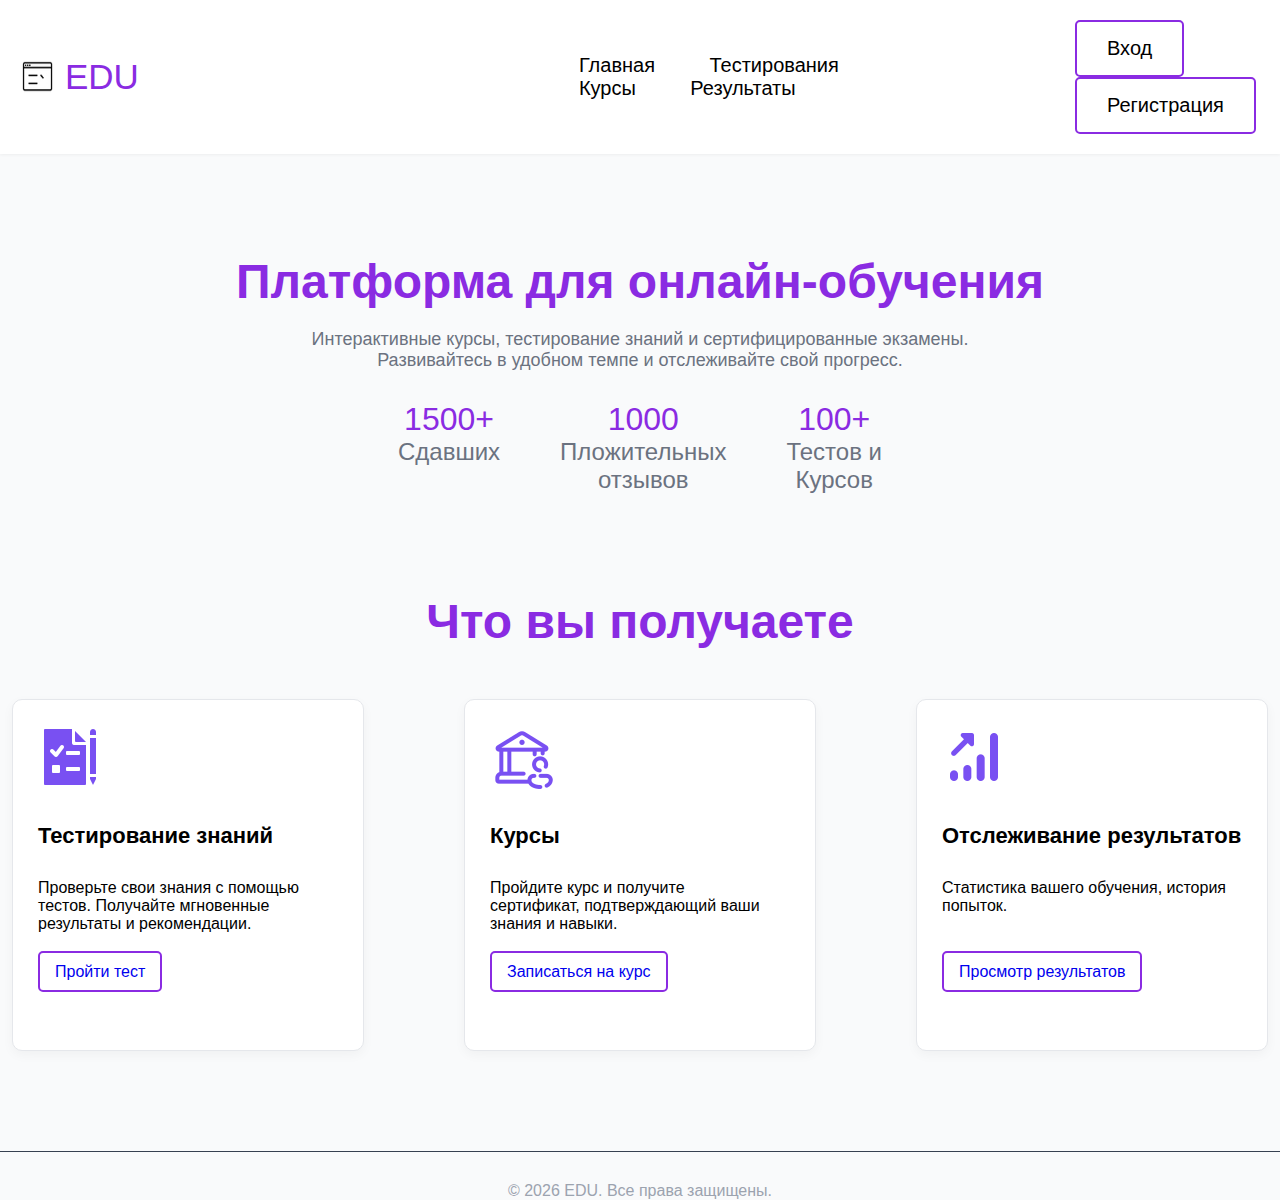
<file: index.html>
<!DOCTYPE html>
<html lang="en">

<head>
    <meta charset="UTF-8">
    <meta name="viewport" content="width=device-width, initial-scale=1.0">
    <link rel="icon" type="image/x-icon" href="img/icons8-тестирование.gif">
    <link rel="stylesheet" href="css/style.css">
    <title>Платформа онлайн тестирования</title>
</head>

<body>
    <header>
        <div class="logo">
            <img class="img" src="img/icons8-тестирование.gif" alt="">
            <a href="index.html">EDU</a>
        </div>
        <div class="navigation">
            <a class="nav1" href="index.html">Главная</a>
            <a class="nav1" href="test.html">Тестирования</a>
            <a class="nav1" href="courses.html">Курсы</a>
            <a class="nav1" href="result.html">Результаты</a>
        </div>
        <div class=" vxodreg">
            <a class="btn" href="vxod.html">Вход</a>
            <a class="btnf" href="reg.html">Регистрация</a>
        </div>
    </header>

    <main>
        <div class="content">
            <h1 class="h1">Платформа для онлайн-обучения</h1>
            <p>Интерактивные курсы, тестирование знаний и сертифицированные экзамены.<br> Развивайтесь в удобном темпе и
                отслеживайте свой прогресс.</p>
        </div>

        <div class="info">
            <div class="inf1">
                <span class="fiol">1500+</span>
                <span class="gray">Сдавших</span>
            </div>
            <div class="inf1">
                <span class="fiol"> 1000</span>
                <span class="gray">Пложительных<br>отзывов</span>
            </div>
            <div class="inf1">
                <span class="fiol">100+</span>
                <span class="gray">Тестов и <br> Курсов</span>
            </div>
        </div>

        <div class="Product">
            <div>
                <h1>Что вы получаете</h1>
            </div>
            <div class="cart">
                <div class="cart1">
                    <div class="top">
                        <img src="img/icons8-обследование-64.png" alt="">
                        <h2>Тестирование знаний</h2>
                        <p>Проверьте свои знания с помощью тестов. Получайте мгновенные результаты и рекомендации.</p>
                        <a class="but" href="test.html">Пройти тест</a>
                    </div>
                </div>
                <div class="cart1">
                    <div class="top">
                        <img src="img/icons8-брокер-64.png" alt="">
                        <h2>Курсы</h2>
                        <p>Пройдите курс и получите <br>сертификат, подтверждающий ваши знания и навыки.</p>
                        <a href="courses.html" class="but">Записаться на курс</a>
                    </div>
                </div>
                <div class="cart1">
                    <div class="top">
                        <img src="img/icons8-положительная-динамика-64.png" alt="">
                        <h2>Отслеживание результатов</h2>
                        <div class="txt">
                            <p class="">Статистика вашего обучения, история попыток.</p>
                        </div>

                        <a href="result.html" class="but">Просмотр результатов</a>
                    </div>
                </div>
            </div>

        </div>
    </main>
    <footer>
        <div class="copyright">
            &copy; 2026 EDU. Все права защищены.
        </div>
    </footer>
</body>

</html>
</file>
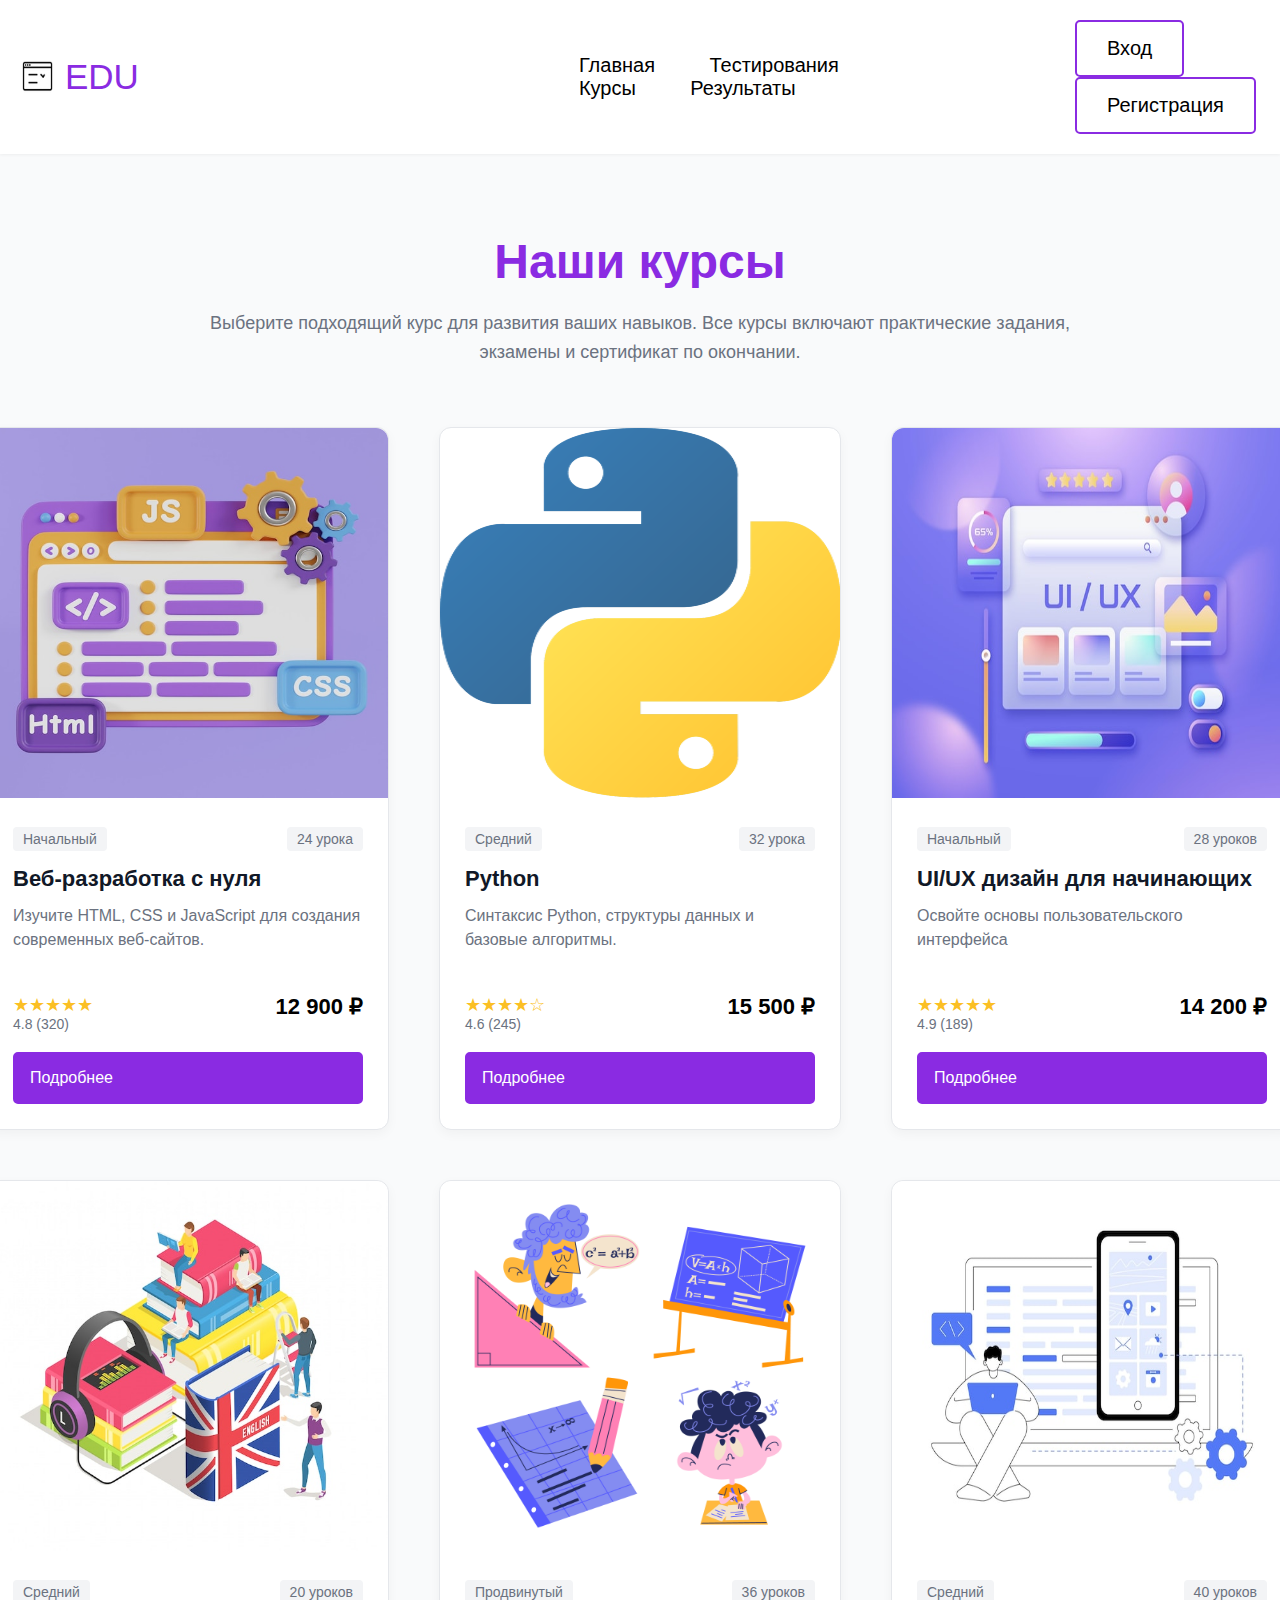
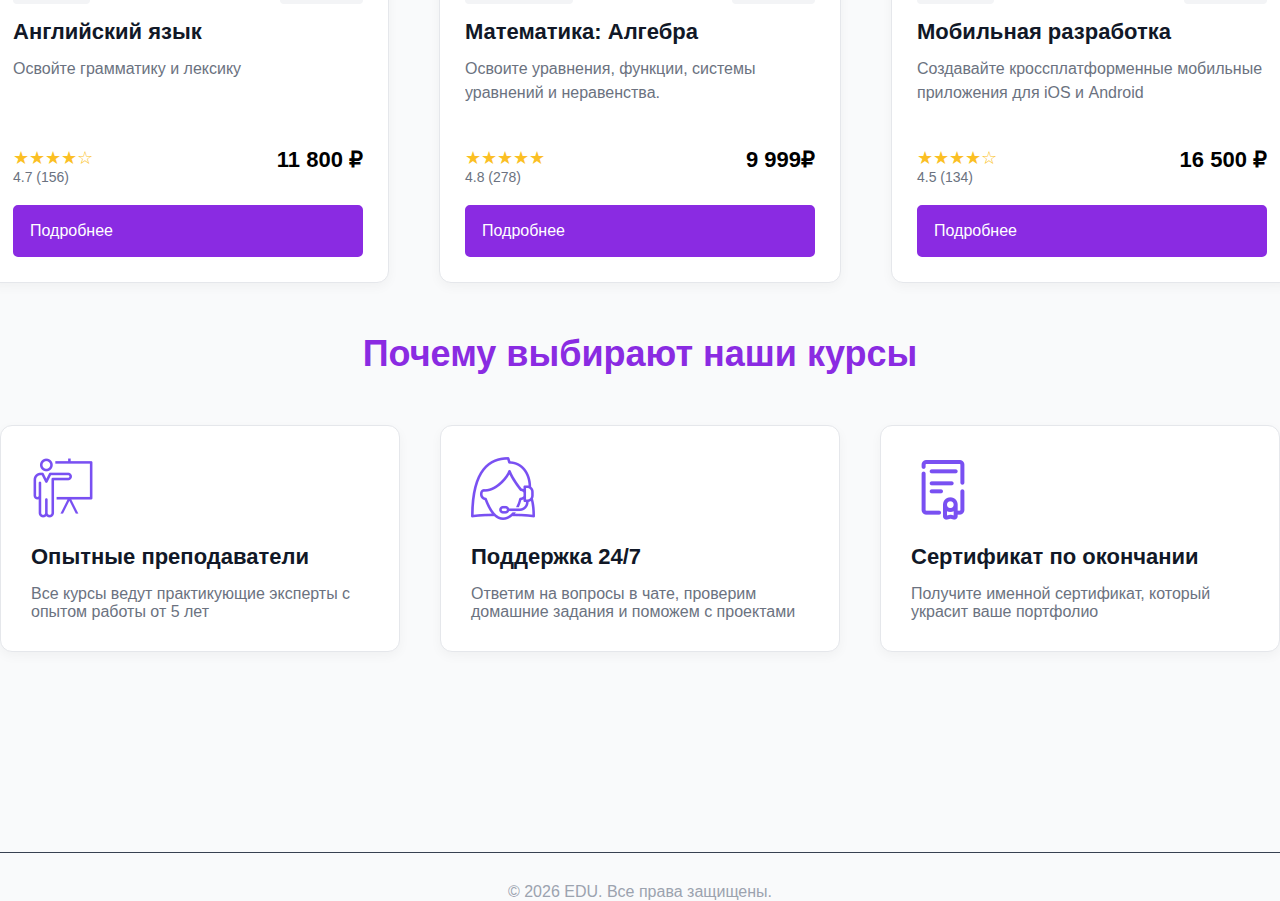
<file: courses.html>
<!DOCTYPE html>
<html lang="en">

<head>
    <meta charset="UTF-8">
    <meta name="viewport" content="width=device-width, initial-scale=1.0">
    <link rel="icon" type="image/x-icon" href="img/icons8-тестирование.gif">
    <link rel="stylesheet" href="css/courses.css">
    <title>Курсы</title>
</head>

<body>
    <header>
        <div class="logo">
            <img class="img" src="img/icons8-тестирование.gif" alt>
            <a href="index.html">EDU</a>
        </div>
        <div class="navigation">
            <a class="nav1" href="index.html">Главная</a>
            <a class="nav1" href="test.html">Тестирования</a>
            <a class="nav1" href="courses.html">Курсы</a>
            <a class="nav1" href="result.html">Результаты</a>
        </div>
        <div class="vxodreg">
            <a class="btn" href="vxod.html">Вход</a>
            <a class="btnf" href="reg.html">Регистрация</a>
        </div>
    </header>

    <main>

        <div class="courses-main">
            <div class="courses-header">
                <h1>Наши курсы</h1>
                <p>Выберите подходящий курс для развития ваших навыков. Все
                    курсы включают практические задания,<br>
                    экзамены
                    и сертификат по окончании.</p>
            </div>
            <div class="courses1">
                <div class="course-card">
                    <div class="course-image">
                        <img src="img/concept-seo-optimization-website-mobile-website-landing-page-template-3d-vector_173691-48.jpg"
                            alt>
                    </div>
                    <div class="course-content">
                        <div class="course-details">
                            <p class="course-level">Начальный</p>
                            <p class="course-less">24 урока</p>
                        </div>
                        <h3 class="course-title">Веб-разработка с нуля</h3>
                        <p class="course-info1">Изучите HTML, CSS и
                            JavaScript для создания современных
                            веб-сайтов.</p>
                        <div class="course-footer">
                            <div class="course-rating">
                                <p class="rating-stars">★★★★★</p>
                                <p class="rating-num">4.8 (320)</p>
                            </div>
                            <div class="course-price">
                                <p class="price">12 900 ₽</p>

                            </div>
                        </div>
                        <a href="#" class="course-btn">Подробнее</a>
                    </div>
                </div>

                <div class="course-card">
                    <div class="course-image">
                        <img src="img/pngegg(1).png" alt="">

                    </div>
                    <div class="course-content">
                        <div class="course-details">
                            <p class="course-level">Средний</p>
                            <p class="course-less">32 урока</p>
                        </div>
                        <h3 class="course-title">Python</h3>
                        <p class="course-info1">Синтаксис Python,
                            структуры данных и базовые алгоритмы.</p>
                        <div class="course-footer">
                            <div class="course-rating">
                                <p class="rating-stars">★★★★☆</p>
                                <p class="rating-num">4.6 (245)</p>
                            </div>
                            <div class="course-price">
                                <p class="price">15 500 ₽</p>
                            </div>
                        </div>
                        <a href="#" class="course-btn">Подробнее</a>
                    </div>
                </div>

                <div class="course-card">
                    <div class="course-image">
                        <img src="img/flat-design-ui-ux-background_23-2149093996.jpg" alt="">
                    </div>
                    <div class="course-content">
                        <div class="course-details">
                            <p class="course-level">Начальный</p>
                            <p class="course-less">28 уроков</p>
                        </div>
                        <h3 class="course-title">UI/UX дизайн для
                            начинающих</h3>
                        <p class="course-info1">Освойте основы
                            пользовательского интерфейса</p>
                        <div class="course-footer card3">
                            <div class="course-rating">
                                <p class="rating-stars">★★★★★</p>
                                <p class="rating-num">4.9 (189)</p>
                            </div>
                            <div class="course-price">
                                <p class="price">14 200 ₽</p>
                            </div>
                        </div>
                        <a href="#" class="course-btn">Подробнее</a>
                    </div>
                </div>
            </div>

            <div class="courses2">

                <div class="course-card">
                    <div class="course-image">
                        <img src="img/learning-foreign-languages-concept-tiny-people-with-english-dictionary-books_102902-358.jpg"
                            alt="">

                    </div>
                    <div class="course-content">
                        <div class="course-details">
                            <p class="course-level">Средний</p>
                            <p class="course-less">20 уроков</p>
                        </div>
                        <h3 class="course-title">Английский язык</h3>
                        <p class="course-info1"> Освойте грамматику и
                            лексику</p>
                        <div class="course-footer">
                            <div class="course-rating">
                                <p class="rating-stars">★★★★☆</p>
                                <p class="rating-num">4.7 (156)</p>
                            </div>
                            <div class="course-price">
                                <p class=" price">11 800 ₽</p>
                            </div>
                        </div>
                        <a href="#" class="course-btn">Подробнее</a>
                    </div>
                </div>

                <div class="course-card">
                    <div class="course-image">
                        <img src="img/8701775.jpg" alt="">

                    </div>
                    <div class="course-content">
                        <div class="course-details">
                            <p class="course-level">Продвинутый</p>
                            <p class="course-less">36 уроков</p>
                        </div>
                        <h3 class="course-title">Математика: Алгебра</h3>
                        <p class="course-info1">Освоите уравнения, функции,
                            системы уравнений и неравенства.</p>
                        <div class="course-footer">
                            <div class="course-rating">
                                <p class="rating-stars">★★★★★</p>
                                <p class="rating-num">4.8 (278)</p>
                            </div>
                            <div class="course-price">
                                <p class=" price">9 999₽</p>

                            </div>
                        </div>
                        <a href="#" class="course-btn">Подробнее</a>
                    </div>
                </div>

                <div class="course-card">
                    <div class="course-image">
                        <img src="img/native-mobile-app-abstract-concept-vector-illustration-man-with-laptop-smartphone-coding-native-app-it-technology-application-development-optimize-user-experience-abstract-metaphor_107173-45869.jpg"
                            alt="">

                    </div>
                    <div class="course-content">
                        <div class="course-details">
                            <p class="course-level">Средний</p>
                            <p class="course-less">40 уроков</p>
                        </div>
                        <h3 class="course-title">Мобильная разработка</h3>
                        <p class="course-info1">Создавайте
                            кроссплатформенные мобильные приложения для iOS
                            и
                            Android</p>
                        <div class="course-footer">
                            <div class="course-rating">
                                <p class="rating-stars">★★★★☆</p>
                                <p class="rating-num">4.5 (134)</p>
                            </div>
                            <div class="course-price">
                                <p class=" price">16 500 ₽</p>

                            </div>
                        </div>
                        <a href="#" class="course-btn">Подробнее</a>
                    </div>
                </div>

            </div>

            <div class="courses-info">
                <h2>Почему выбирают наши курсы</h2>
                <div class="information">
                    <div class="info-item">
                        <img src="img/icons8-преподаватель-64.png" alt>
                        <h3>Опытные преподаватели</h3>
                        <p>Все курсы ведут практикующие эксперты с опытом
                            работы от 5 лет</p>
                    </div>
                    <div class="info-item">
                        <img src="img/icons8-поддержка-64.png" alt>
                        <h3>Поддержка 24/7</h3>
                        <p>Ответим на вопросы в чате, проверим домашние
                            задания и поможем с проектами</p>
                    </div>
                    <div class="info-item">
                        <img src="img/icons8-сертификат-64.png" alt>
                        <h3>Сертификат по окончании</h3>
                        <p>Получите именной сертификат, который украсит ваше
                            портфолио</p>
                    </div>
                </div>
            </div>
        </div>
    </main>

    <footer>
        <div class="copyright">
            &copy; 2026 EDU. Все права защищены.
        </div>
    </footer>

</body>

</html>
</file>
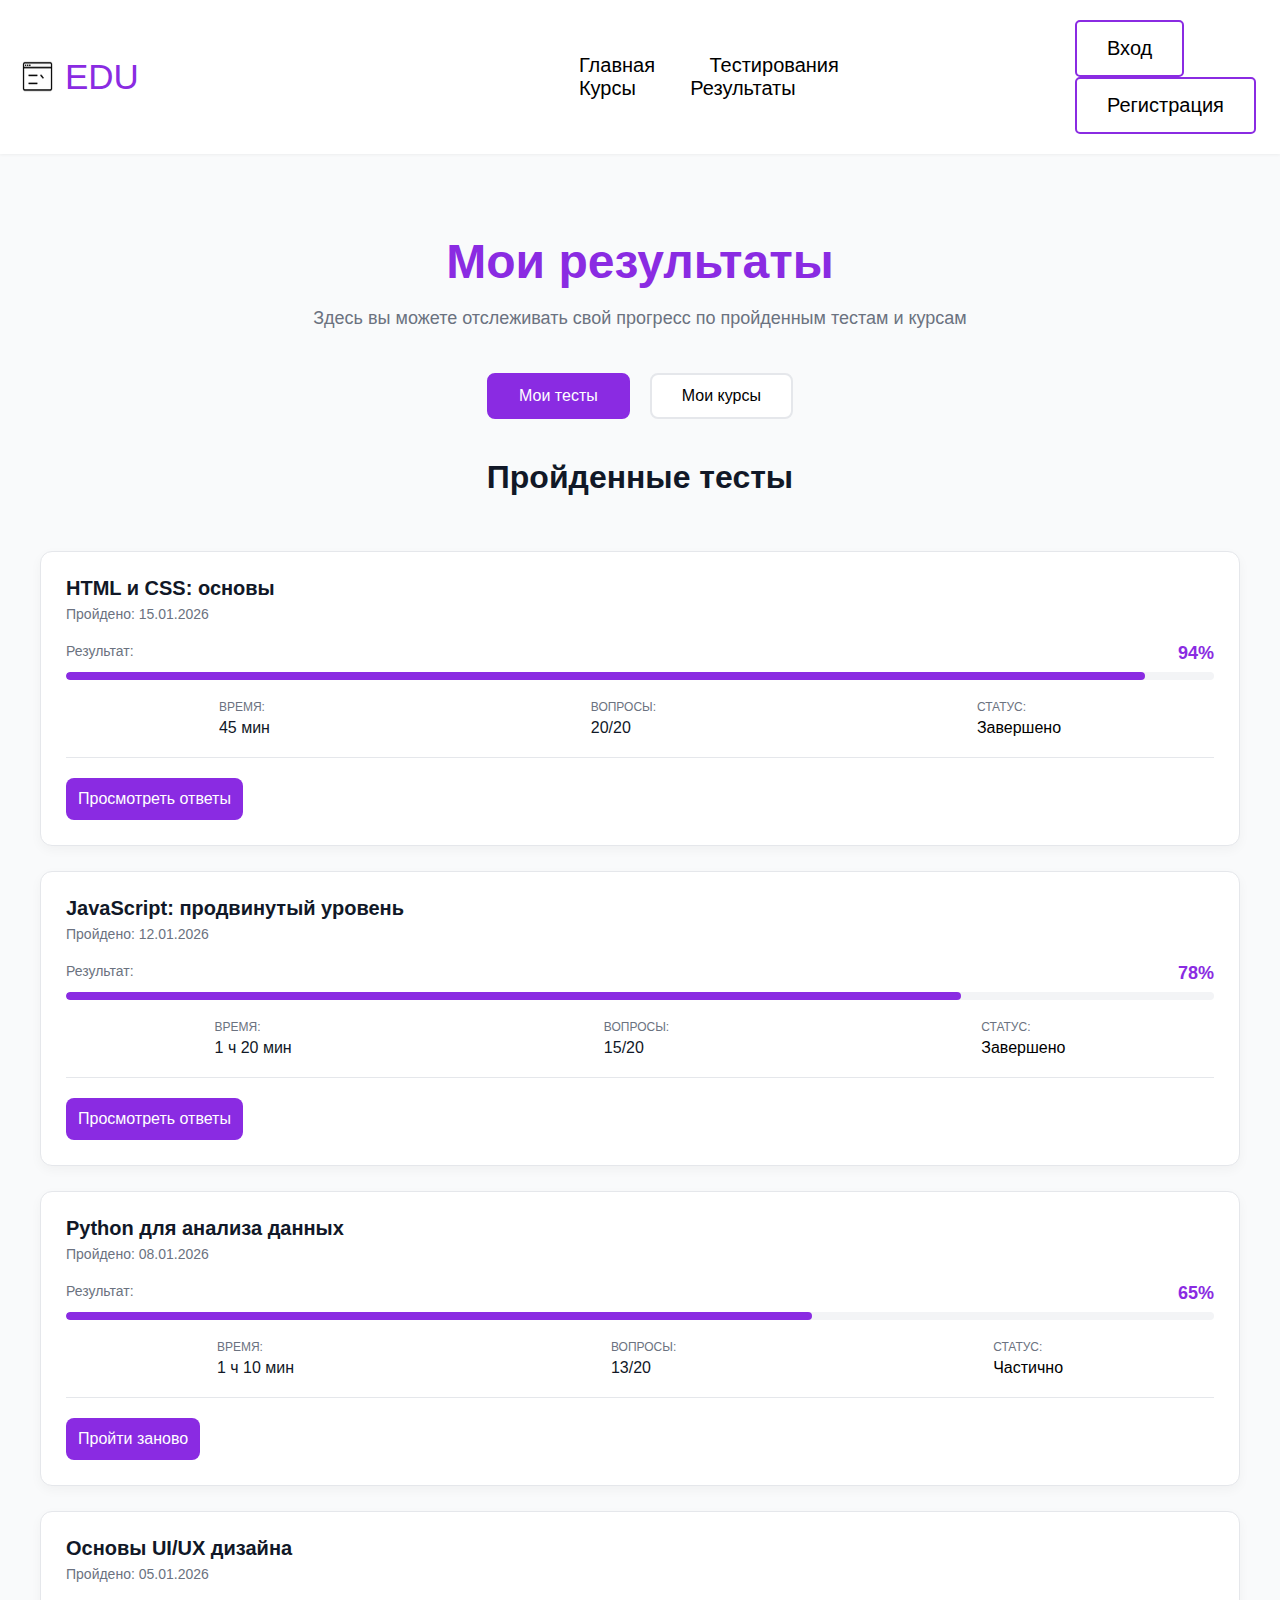
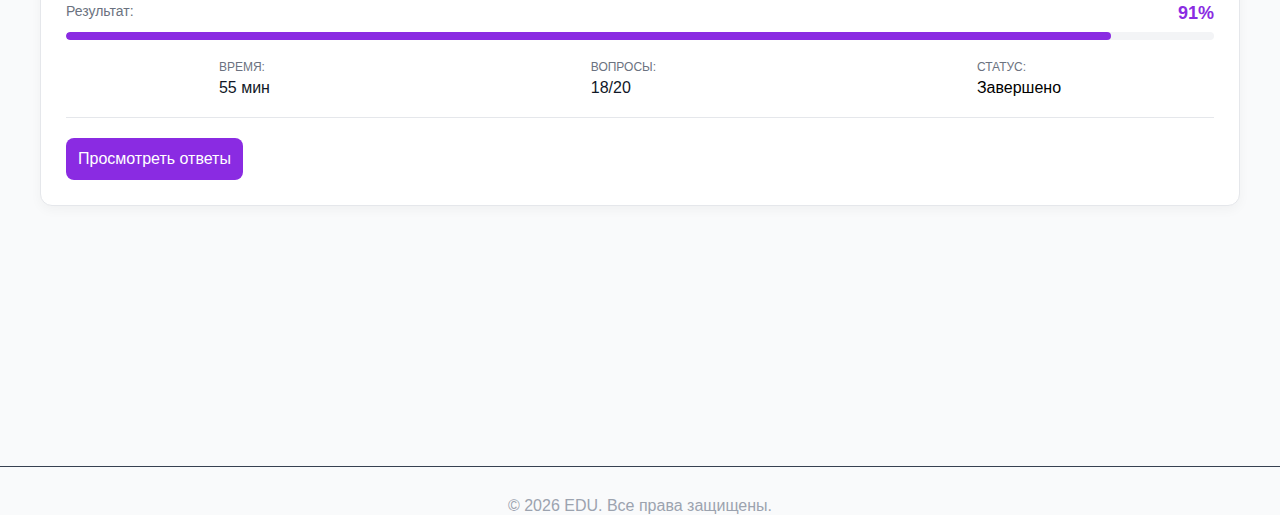
<file: result.html>
<!DOCTYPE html>
<html lang="en">

<head>
    <meta charset="UTF-8">
    <meta name="viewport" content="width=device-width, initial-scale=1.0">
    <link rel="icon" type="image/x-icon" href="img/icons8-тестирование.gif">
    <link rel="stylesheet" href="css/result.css">
    <title>Результаты</title>
</head>

<body>
    <header>
        <div class="logo">
            <img class="img" src="img/icons8-тестирование.gif" alt="">
            <a href="index.html">EDU</a>
        </div>
        <div class="navigation">
            <a class="nav1" href="index.html">Главная</a>
            <a class="nav1" href="test.html">Тестирования</a>
            <a class="nav1" href="courses.html">Курсы</a>
            <a class="nav1" href="result.html">Результаты</a>
        </div>
        <div class=" vxodreg">
            <a class="btn" href="vxod.html">Вход</a>
            <a class="btnf" href="reg.html">Регистрация</a>
        </div>
    </header>

    <main>
        <div class="results-main">
            <div class="results-header">
                <h1>Мои результаты</h1>
                <p>Здесь вы можете отслеживать свой прогресс по пройденным тестам и курсам</p>
            </div>

            <div class="results-tabs">
                <button class="tab-btn-test">Мои тесты</button>
                <button class="tab-btn-courses">Мои курсы</button>
            </div>




            <div class="my-tests">
                <h2 class="title">Пройденные тесты</h2>
                <div class="my-test-card">
                    <div class="test-head">

                        <div>
                            <h3 class="test-title">HTML и CSS: основы</h3>
                            <span class="test-date">Пройдено: 15.01.2026</span>
                        </div>
                    </div>

                    <div class="test-progress">
                        <div class="progress-info">
                            <span class="progress-label">Результат:</span>
                            <span class="progress-value">94%</span>
                        </div>
                        <div class="progress-bar">
                            <div class="progress-fill" style="width: 94%"></div>
                        </div>
                    </div>

                    <div class="test-details">
                        <div class="detail-item">
                            <span class="detail-label">Время:</span>
                            <span class="detail-value">45 мин</span>
                        </div>
                        <div class="detail-item">
                            <span class="detail-label">Вопросы:</span>
                            <span class="detail-value">20/20</span>
                        </div>
                        <div class="detail-item">
                            <span class="detail-label">Статус:</span>
                            <span class=" ">Завершено</span>
                        </div>
                    </div>

                    <button class="test-btn">Просмотреть ответы</button>
                </div>

                <div class="my-test-card">
                    <div class=" test-head">

                        <div>
                            <h3 class="test-title">JavaScript: продвинутый уровень</h3>
                            <span class="test-date">Пройдено: 12.01.2026</span>
                        </div>
                    </div>

                    <div class="test-progress">
                        <div class="progress-info">
                            <span class="progress-label">Результат:</span>
                            <span class="progress-value">78%</span>
                        </div>
                        <div class="progress-bar">
                            <div class="progress-fill" style="width: 78%"></div>
                        </div>
                    </div>

                    <div class="test-details">
                        <div class="detail-item">
                            <span class="detail-label">Время:</span>
                            <span class="detail-value">1 ч 20 мин</span>
                        </div>
                        <div class="detail-item">
                            <span class="detail-label">Вопросы:</span>
                            <span class="detail-value">15/20</span>
                        </div>
                        <div class="detail-item">
                            <span class="detail-label">Статус:</span>
                            <span class=" ">Завершено</span>
                        </div>
                    </div>

                    <button class="test-btn">Просмотреть ответы</button>
                </div>

                <div class="my-test-card">
                    <div class=" test-head">

                        <div>
                            <h3 class="test-title">Python для анализа данных</h3>
                            <span class="test-date">Пройдено: 08.01.2026</span>
                        </div>
                    </div>

                    <div class="test-progress">
                        <div class="progress-info">
                            <span class="progress-label">Результат:</span>
                            <span class="progress-value">65%</span>
                        </div>
                        <div class="progress-bar">
                            <div class="progress-fill" style="width: 65%"></div>
                        </div>
                    </div>

                    <div class="test-details">
                        <div class="detail-item">
                            <span class="detail-label">Время:</span>
                            <span class="detail-value">1 ч 10 мин</span>
                        </div>
                        <div class="detail-item">
                            <span class="detail-label">Вопросы:</span>
                            <span class="detail-value">13/20</span>
                        </div>
                        <div class="detail-item">
                            <span class="detail-label">Статус:</span>
                            <span class="">Частично</span>
                        </div>
                    </div>

                    <button class="test-btn">Пройти заново</button>
                </div>

                <div class="my-test-card">
                    <div class=" test-head">

                        <div>
                            <h3 class="test-title">Основы UI/UX дизайна</h3>
                            <span class="test-date">Пройдено: 05.01.2026</span>
                        </div>
                    </div>

                    <div class="test-progress">
                        <div class="progress-info">
                            <span class="progress-label">Результат:</span>
                            <span class="progress-value">91%</span>
                        </div>
                        <div class="progress-bar">
                            <div class="progress-fill" style="width: 91%"></div>
                        </div>
                    </div>

                    <div class="test-details">
                        <div class="detail-item">
                            <span class="detail-label">Время:</span>
                            <span class="detail-value">55 мин</span>
                        </div>
                        <div class="detail-item">
                            <span class="detail-label">Вопросы:</span>
                            <span class="detail-value">18/20</span>
                        </div>
                        <div class="detail-item">
                            <span class="detail-label">Статус:</span>
                            <span class=" ">Завершено</span>
                        </div>
                    </div>

                    <button class="test-btn">Просмотреть ответы</button>
                </div>
            </div>





            <div class="my-courses">
                <h2 class="title">Мои курсы</h2>
                <div class="my-course-card">
                    <div class=" course-head">

                        <div>
                            <h3 class="course-title">Веб-разработка с нуля</h3>
                            <span class="course-date">Начат: 10.01.2026</span>
                        </div>
                    </div>

                    <div class="course-progress">
                        <div class="progress-info">
                            <span class="progress-label">Прогресс:</span>
                            <span class="progress-value">85%</span>
                        </div>
                        <div class="progress-bar">
                            <div class="progress-fill" style="width: 85%"></div>
                        </div>
                    </div>

                    <div class="course-details">
                        <div class="detail-item">
                            <span class="detail-label">Уроков:</span>
                            <span class="detail-value">20/24</span>
                        </div>
                        <div class="detail-item">
                            <span class="detail-label">Тестов:</span>
                            <span class="detail-value">4/5</span>
                        </div>
                        <div class="detail-item">
                            <span class="detail-label">Статус:</span>
                            <span class="status-badge in-progress">В процессе</span>
                        </div>
                    </div>

                    <div class="course-actions">
                        <button class="course-btn   ">Продолжить</button>
                        <button class="course-btn   ">Материалы</button>
                    </div>
                </div>

                <div class="my-course-card">
                    <div class=" course-head">

                        <div>
                            <h3 class="course-title">Python для анализа данных</h3>
                            <span class="course-date">Начат: 15.01.2026</span>
                        </div>
                    </div>

                    <div class="course-progress">
                        <div class="progress-info">
                            <span class="progress-label">Прогресс:</span>
                            <span class="progress-value">45%</span>
                        </div>
                        <div class="progress-bar">
                            <div class="progress-fill" style="width: 45%"></div>
                        </div>
                    </div>

                    <div class="course-details">
                        <div class="detail-item">
                            <span class="detail-label">Уроков:</span>
                            <span class="detail-value">14/32</span>
                        </div>
                        <div class="detail-item">
                            <span class="detail-label">Тестов:</span>
                            <span class="detail-value">2/6</span>
                        </div>
                        <div class="detail-item">
                            <span class="detail-label">Статус:</span>
                            <span class="status-badge in-progress">В процессе</span>
                        </div>
                    </div>

                    <div class="course-actions">
                        <button class="course-btn   ">Продолжить</button>
                        <button class="course-btn   ">Материалы</button>
                    </div>
                </div>

                <div class="my-course-card">
                    <div class=" course-head">

                        <div>
                            <h3 class="course-title">UI/UX дизайн для начинающих</h3>
                            <span class="course-date">Завершен: 01.01.2026</span>
                        </div>
                    </div>

                    <div class="course-progress">
                        <div class="progress-info">
                            <span class="progress-label">Прогресс:</span>
                            <span class="progress-value">100%</span>
                        </div>
                        <div class="progress-bar">
                            <div class="progress-fill" style="width: 100%"></div>
                        </div>
                    </div>

                    <div class="course-details">
                        <div class="detail-item">
                            <span class="detail-label">Уроков:</span>
                            <span class="detail-value">28/28</span>
                        </div>
                        <div class="detail-item">
                            <span class="detail-label">Тестов:</span>
                            <span class="detail-value">5/5</span>
                        </div>
                        <div class="detail-item">
                            <span class="detail-label">Статус:</span>
                            <span class=" ">Завершен</span>
                        </div>
                    </div>

                    <div class="course-actions">
                        <button class="course-btn   ">Сертификат</button>
                        <button class="course-btn   ">Материалы</button>
                    </div>
                </div>

                <div class="my-course-card">
                    <div class=" course-head">

                        <div>
                            <h3 class="course-title">Математика</h3>
                            <span class="course-date">Начат: 10.01.2026</span>
                        </div>
                    </div>
                    <div class="course-progress">
                        <div class="progress-info">
                            <span class="progress-label">Прогресс:</span>
                            <span class="progress-value">25%</span>
                        </div>
                        <div class="progress-bar">
                            <div class="progress-fill" style="width: 25%"></div>
                        </div>
                    </div>
                    <div class="course-details">
                        <div class="detail-item">
                            <span class="detail-label">Уроков:</span>
                            <span class="detail-value">5/20</span>
                        </div>
                        <div class="detail-item">
                            <span class="detail-label">Тестов:</span>
                            <span class="detail-value">1/4</span>
                        </div>
                        <div class="detail-item">
                            <span class="detail-label">Статус:</span>
                            <span class="status-badge in-progress">В процессе</span>
                        </div>
                    </div>

                    <div class="course-actions">
                        <button class="course-btn   ">Продолжить</button>
                        <button class="course-btn   ">Материалы</button>
                    </div>
                </div>
            </div>

        </div>

        <script src="JS/res.js"></script>
    </main>


    <footer>
        <div class="copyright">
            &copy; 2026 EDU. Все права защищены.
        </div>
    </footer>
</body>

</html>
</file>
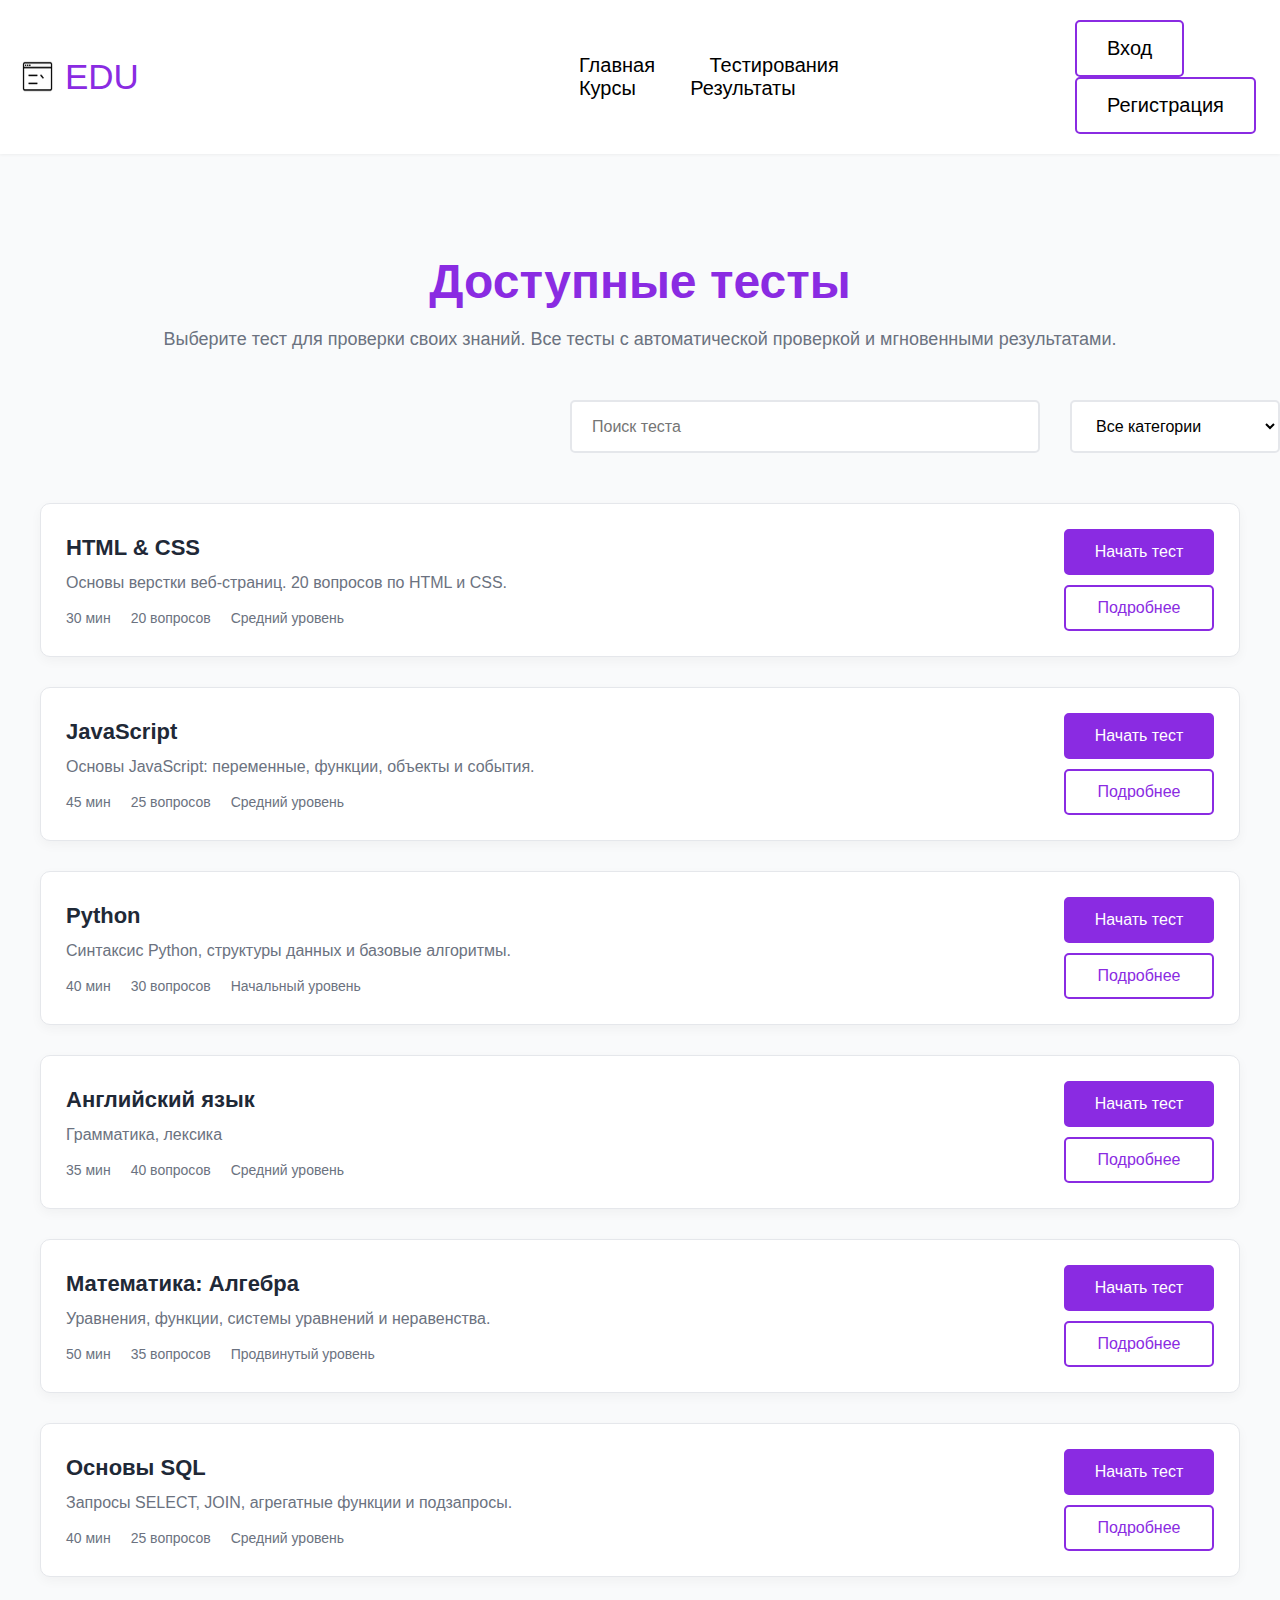
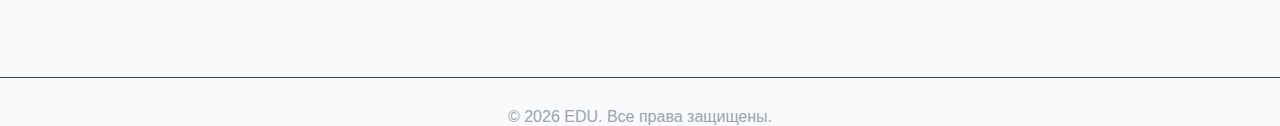
<file: test.html>
<!DOCTYPE html>
<html lang="ru">

<head>
    <meta charset="UTF-8">
    <meta name="viewport" content="width=device-width, initial-scale=1.0">
    <link rel="icon" type="image/x-icon" href="img/icons8-тестирование.gif">
    <link rel="stylesheet" href="css/test.css">
    <title>Тестирование</title>
</head>

<body>
    <header>
        <div class="logo">
            <img class="img" src="img/icons8-тестирование.gif" alt="">
            <a href="index.html">EDU</a>
        </div>
        <div class="navigation">
            <a class="nav1" href="index.html">Главная</a>
            <a class="nav1" href="test.html">Тестирования</a>
            <a class="nav1" href="courses.html">Курсы</a>
            <a class="nav1" href="result.html">Результаты</a>
        </div>
        <div class="vxodreg">
            <a class="btn" href="vxod.html">Вход</a>
            <a class="btnf" href="reg.html">Регистрация</a>
        </div>
    </header>

    <main>
        <div class="content">
            <h1>Доступные тесты</h1>
            <p>Выберите тест для проверки своих знаний. Все тесты с автоматической проверкой и мгновенными результатами.
            </p>
        </div>
       
            <div class="search-filter">
                <div class="search-box">
                    <input type="text" id="search" placeholder="Поиск теста">
                </div>
                <div class="filter">
                    <select id="category">
                        <option value="all">Все категории</option>
                        <option value="programming">Программирование</option>
                        <option value="math">Математика</option>
                        <option value="language">Языки</option>
                    </select>
                </div>
            </div>
      

        <div class="tests">
            <div class="test-card" data-category="programming">
                <div class="test-info">
                    <h3>HTML & CSS </h3>
                    <p>Основы верстки веб-страниц. 20 вопросов по HTML и CSS.</p>
                    <div class="test">
                        <span class="text">30 мин</span>
                        <span class="text">20 вопросов</span>
                        <span class="text">Средний уровень</span>
                    </div>
                </div>
                <div class="test-btn">
                    <a href="#" class="start-btn">Начать тест</a>
                    <a href="#" class="details-btn">Подробнее</a>
                </div>
            </div>

            <div class="test-card" data-category="programming">
                <div class="test-info">
                    <h3>JavaScript</h3>
                    <p>Основы JavaScript: переменные, функции, объекты и события.</p>
                    <div class="test">
                        <span class="text">45 мин</span>
                        <span class="text">25 вопросов</span>
                        <span class="text">Средний уровень</span>
                    </div>
                </div>
                <div class="test-btn">
                    <a href="#" class="start-btn">Начать тест</a>
                    <a href="#" class="details-btn">Подробнее</a>
                </div>
            </div>

            <div class="test-card" data-category="programming">
                <div class="test-info">
                    <h3>Python</h3>
                    <p>Синтаксис Python, структуры данных и базовые алгоритмы.</p>
                    <div class="test">
                        <span class="text">40 мин</span>
                        <span class="text">30 вопросов</span>
                        <span class="text">Начальный уровень</span>
                    </div>
                </div>
                <div class="test-btn">
                    <a href="#" class="start-btn">Начать тест</a>
                    <a href="#" class="details-btn">Подробнее</a>
                </div>
            </div>

            <div class="test-card" data-category="language">
                <div class="test-info">
                    <h3>Английский язык</h3>
                    <p>Грамматика, лексика</p>
                    <div class="test">
                        <span class="text">35 мин</span>
                        <span class="text">40 вопросов</span>
                        <span class="text">Средний уровень</span>
                    </div>
                </div>
                <div class="test-btn">
                    <a href="#" class="start-btn">Начать тест</a>
                    <a href="#" class="details-btn">Подробнее</a>
                </div>
            </div>

            <div class="test-card" data-category="math">
                <div class="test-info">
                    <h3>Математика: Алгебра</h3>
                    <p>Уравнения, функции, системы уравнений и неравенства.</p>
                    <div class="test">
                        <span class="text">50 мин</span>
                        <span class="text">35 вопросов</span>
                        <span class="text">Продвинутый уровень</span>
                    </div>
                </div>
                <div class="test-btn">
                    <a href="#" class="start-btn">Начать тест</a>
                    <a href="#" class="details-btn">Подробнее</a>
                </div>
            </div>

            <div class="test-card" data-category="programming">
                <div class="test-info">
                    <h3>Основы SQL</h3>
                    <p>Запросы SELECT, JOIN, агрегатные функции и подзапросы.</p>
                    <div class="test">
                        <span class="text">40 мин</span>
                        <span class="text">25 вопросов</span>
                        <span class="text">Средний уровень</span>
                    </div>
                </div>
                <div class="test-btn">
                    <a href="#" class="start-btn">Начать тест</a>
                    <a href="#" class="details-btn">Подробнее</a>
                </div>
            </div>
            <div class="no-results" id="noResults">
                <p>По вашему запросу ничего не найдено</p>
            </div>
        </div>

        <script src="JS/testfil.js"></script>
    </main>

    <footer>
        <div class="copyright">
            &copy; 2026 EDU. Все права защищены.
        </div>
    </footer>
</body>

</html>
</file>
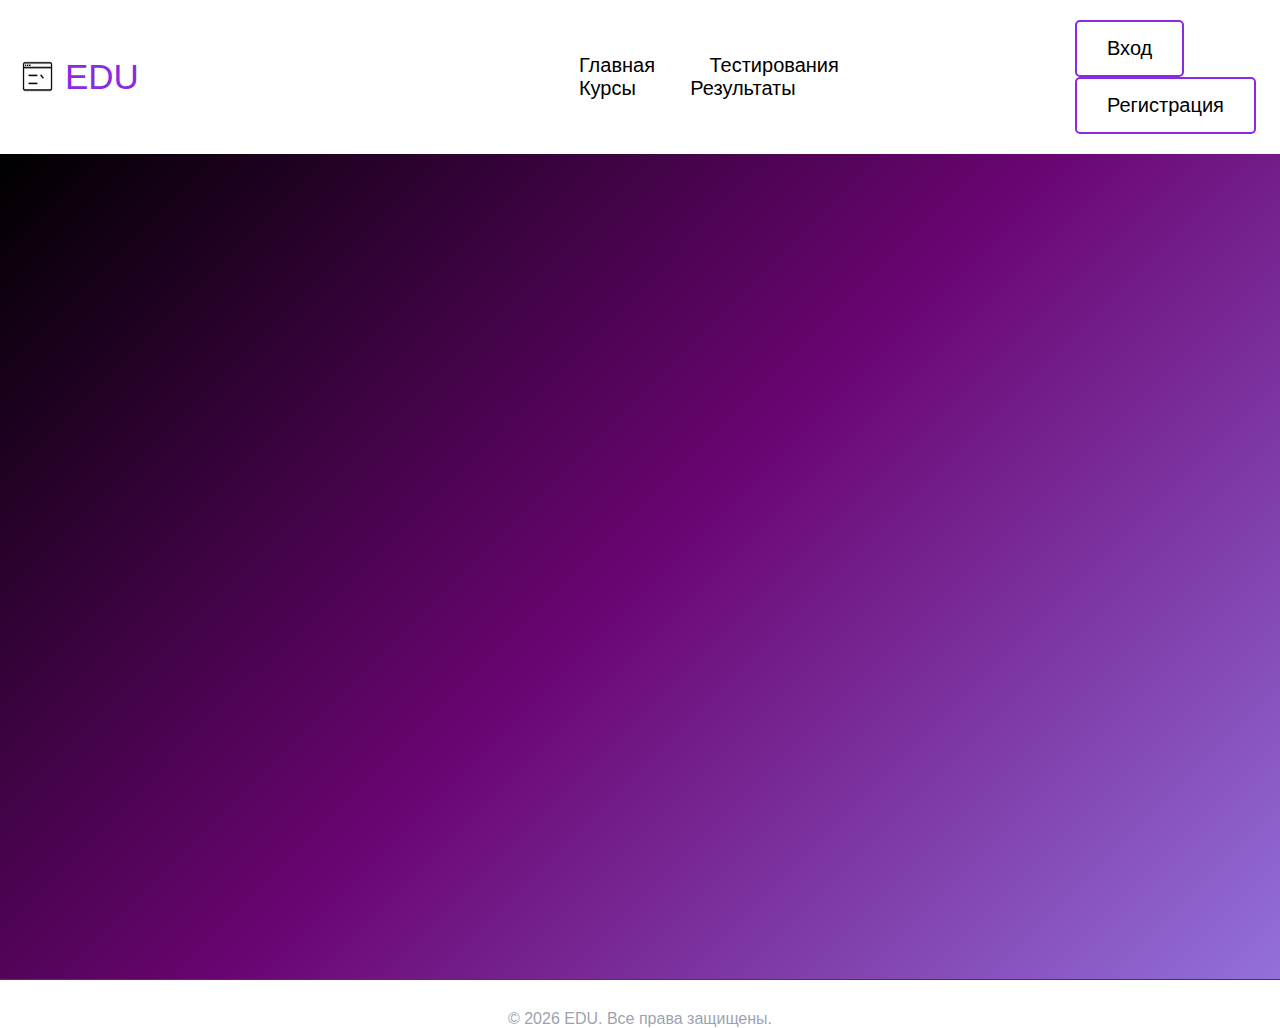
<file: vxod.html>
<!DOCTYPE html>
<html lang="en">

<head>
    <meta charset="UTF-8">
    <meta name="viewport" content="width=device-width, initial-scale=1.0">
    <link rel="icon" type="image/x-icon" href="img/icons8-тестирование.gif">
    <link rel="stylesheet" href="css/vxod.css">
    <title>Вход</title>
</head>

<body>
    <header>
        <div class="logo">
            <img class="img" src="img/icons8-тестирование.gif" alt="">
            <a href="index.html">EDU</a>
        </div>
        <div class="navigation">
            <a class="nav1" href="index.html">Главная</a>
            <a class="nav1" href="test.html">Тестирования</a>
            <a class="nav1" href="courses.html">Курсы</a>
            <a class="nav1" href="result.html">Результаты</a>
        </div>
        <div class=" vxodreg">
            <a class="btn" href="vxod.html">Вход</a>
            <a class="btnf" href="reg.html">Регистрация</a>
        </div>
    </header>

    <div class="center">
        <main class="auth">
            <div class="image">
                <img src="img/5171835.jpg" alt="">
            </div>
            <div class="login-form">


                <div class="form-header">
                    <h1>Вход в систему</h1>
                    <p>Введите свои данные для входа в аккаунт</p>
                </div>

                <form id="loginForm">
                    <div class="form-group">
                        <label for="email">Email адрес</label>
                        <input type="email" id="email" name="email" placeholder="example@mail.ru" required>
                    </div>

                    <div class="form-group">
                        <label for="password">Пароль</label>
                        <input type="password" id="password" name="password" placeholder="Введите пароль" required>
                    </div>

                    <div class="form-options">
                        <label class="remember">
                            <input type="checkbox" name="remember">
                            <span>Запомнить меня</span>
                        </label>

                    </div>

                    <button type="submit" class="submit-btn">Войти</button>

                    <div class="register-link">
                        <p>Нет аккаунта? <a href="reg.html">Зарегистрироваться</a></p>
                    </div>
                </form>
            </div>
        </main>
    </div>

    <footer>
        <div class="copyright">
            &copy; 2026 EDU. Все права защищены.
        </div>
    </footer>
</body>

</html>
</file>
<file: css/style.css>
* {
    margin: 0;
    padding: 0;
    text-decoration: 0;
    font-family: Arial, Helvetica, sans-serif;
}

header {

    display: flex;
    justify-content: center;
    gap: 150px;
    padding-top: 20px;
    background: white;
    box-shadow: 0 1px 3px rgba(0, 0, 0, 0.05);
    padding-bottom: 20px;
    align-items: center;
    padding-left: 20px;
    padding-right: 20px;
}

body {
    background-color: #f9fafb;
}

.logo img {
    width: 35px;
}

.logo {
    display: flex;
    gap: 10px;
    margin-right: 240px;
}

.logo a {
    color: blueviolet;
    font-size: 35px;
    font-weight: 400;

}

.navigation a {
    color: black;
    margin-left: 50px;
    font-size: 20px;

}

.vxodreg a {
    color: black;
    margin-left: 50px;
    font-size: 20px;
}

.btn {
    display: inline-flex;
    border: 2px solid blueviolet;
    border-radius: 5px;
    padding: 15px 30px 15px 30px;
}

.btnf {
    display: inline-flex;
    border: 2px solid blueviolet;
    border-radius: 5px;
    padding: 15px 30px 15px 30px;
}

.btn:hover {
    background-color: blueviolet;
    color: white;
    transition: all 0.5s;
    transform: translateY(-2px);
}

.btnf:hover {
    background-color: blueviolet;
    color: white;
    transition: all 0.5s;
    transform: translateY(-2px);
}

.nav1:hover {

    color: blueviolet;
    border-bottom: 2px solid blueviolet;
    padding-bottom: 5px;
    transition: all 0.1s;
}




main {
    padding-top: 100px;
}

h1 {
    font-size: 48px;
    text-align: center;
    color: blueviolet;
}

.content p {
    padding-top: 20px;
    font-size: 18px;
    color: #6b7280;
    text-align: center;
}

.fiol {
    font-size: 32px;
    color: blueviolet;
}

.gray {
    font-size: 24px;
    color: #6b7280;
}

.info {
    margin-top: 30px;
    gap: 60px;
    display: flex;
    justify-content: center;
}

.inf1 {
    display: flex;
    text-align: center;
    align-items: center;
    flex-direction: column;
}

.Product {
    margin-top: 100px;
}

.cart {
    margin-top: 50px;
    display: flex;
    justify-content: center;
    gap: 100px;
}

.cart1 {
    display: inline-flex;
    background-color: white;
    box-shadow: 0 4px 12px rgba(0, 0, 0, 0.04);
    border: 1px solid #e5e7eb;
    width: 300px;
    height: 300px;
    border-radius: 10px;
    padding: 25px;
    padding: 25px;

}

.cart1:hover {
    transform: translateY(-8px);
    box-shadow: 0 12px 24px rgba(0, 0, 0, 0.08);
    transition: all 0.5s;
}

.top h2 {
    font-size: 22px;
    padding-top: 30px;
}

.top p {
    font-size: 16px;
    padding-top: 30px;
    margin-bottom: 30px;
}

.but {
    border-radius: 5px;
    border: 2px solid blueviolet;
    padding: 10px 15px 10px 15px;
    cursor: pointer;
}

.but {
    border-radius: 5px;
    border: 2px solid blueviolet;
    padding: 10px 15px 10px 15px;
    cursor: pointer;
}

.txt {
    margin-bottom: 48px;
}

.but:hover {
    background-color: blueviolet;
    color: white;
    transition: all 0.5s;
}




footer {
    padding-top: 100px;
}

.copyright {
    text-align: center;
    padding-top: 30px;
    border-top: 1px solid #374151;
    color: #9ca3af;
    font-size: 16px;
}
</file>
<file: css/courses.css>
* {
    margin: 0;
    padding: 0;
    text-decoration: 0;
    font-family: Arial, Helvetica, sans-serif;
}

header {

    display: flex;
    justify-content: center;
    gap: 150px;
    padding-top: 20px;
    background: white;
    box-shadow: 0 1px 3px rgba(0, 0, 0, 0.05);
    padding-bottom: 20px;
    align-items: center;
    padding-left: 20px;
    padding-right: 20px;
}

body {
    background-color: #f9fafb;
}

.logo img {
    width: 35px;
}

.logo {
    display: flex;
    gap: 10px;
    margin-right: 240px;
}

.logo a {
    color: blueviolet;
    font-size: 35px;
    font-weight: 400;

}

.navigation a {
    color: black;
    margin-left: 50px;
    font-size: 20px;

}

.vxodreg a {
    color: black;
    margin-left: 50px;
    font-size: 20px;
}

.btn {
    display: inline-flex;
    border: 2px solid blueviolet;
    border-radius: 5px;
    padding: 15px 30px 15px 30px;
}

.btnf {
    display: inline-flex;
    border: 2px solid blueviolet;
    border-radius: 5px;
    padding: 15px 30px 15px 30px;
}

.btn:hover {
    background-color: blueviolet;
    color: white;
    transition: all 0.5s;
    transform: translateY(-2px);
}

.btnf:hover {
    background-color: blueviolet;
    color: white;
    transition: all 0.5s;
    transform: translateY(-2px);
}

.nav1:hover {

    color: blueviolet;
    border-bottom: 2px solid blueviolet;
    padding-bottom: 5px;
    transition: all 0.1s;
}



.courses-main {
    padding-top: 80px;
    padding-bottom: 100px;
}

.courses-header {
    text-align: center;
    margin-bottom: 60px;
}

.courses-header h1 {
    font-size: 48px;
    color: blueviolet;
    margin-bottom: 20px;
}

.courses-header p {
    font-size: 18px;
    color: #6b7280;
    line-height: 1.6;
}

.courses1 {
    display: flex;
    justify-content: center;
    align-items: center;
    gap: 50px;
    margin-bottom: 50px;
}

.courses2 {
    display: flex;
    justify-content: center;
    align-items: center;
    gap: 50px;
    margin-bottom: 50px;
}

.course-card {
    background-color: white;
    border-radius: 12px;
    box-shadow: 0 4px 12px rgba(0, 0, 0, 0.04);
    border: 1px solid #e5e7eb;
    transition: all 0.4s;
    width: 400px;
}

.course-card:hover {
    transform: translateY(-5px);
}

.course-image img {
    width: 400px;
    height: 370px;
    border-top-left-radius: 12px;
    border-top-right-radius: 12px;
}

.course-content {
    padding: 25px;
}

.course-details {
    display: flex;
    justify-content: space-between;
    margin-bottom: 15px;
}

.course-level,
.course-less {
    font-size: 14px;
    color: #6b7280;
    background-color: #f3f4f6;
    padding: 4px 10px;
    border-radius: 4px;
}

.course-title {
    font-size: 22px;
    color: #111827;
    margin-bottom: 12px;
}

.course-info1 {
    font-size: 16px;
    color: #6b7280;
    line-height: 1.5;
    margin-bottom: 20px;
    height: 70px;
    overflow: hidden;
}

.course-footer {
    display: flex;
    justify-content: space-between;
    margin-bottom: 20px;
}

.rating-stars {
    color: #fbbf24;
    font-size: 18px;
}

.rating-num {
    font-size: 14px;
    color: #6b7280;
}

.course-price {
    text-align: right;
}

.price {
    font-size: 22px;
    font-weight: 600;
    color: black;
    display: block;
}

.course-btn {
    display: flex;
    color: white;
    align-items: center;
    text-align: center;
    border: 2px solid blueviolet;
    border-radius: 5px;
    padding: 15px;
    background-color: blueviolet;
}

.course-btn:hover {
    transform: translateY(-2px);
}

.courses-info h2 {
    font-size: 36px;
    color: blueviolet;
    margin-bottom: 50px;
    margin-top: 50px;
    display: flex;
    justify-content: center;
}

.information {
    display: flex;
    justify-content: center;
    gap: 40px;
}

.info-item {
    flex: 1;
    min-width: 300px;
    max-width: 350px;
    padding: 30px;
    background-color: white;
    border-radius: 12px;
    box-shadow: 0 4px 12px rgba(0, 0, 0, 0.04);
    border: 1px solid #e5e7eb;
}

.info-item img {
    margin-bottom: 20px;
}

.info-item h3 {
    font-size: 22px;
    color: #111827;
    margin-bottom: 15px;
}

.info-item p {
    font-size: 16px;
    color: #6b7280;

}

footer {
    padding-top: 100px;
}

.copyright {
    text-align: center;
    padding-top: 30px;
    border-top: 1px solid #374151;
    color: #9ca3af;
    font-size: 16px;
}
</file>
<file: css/result.css>
* {
    margin: 0;
    padding: 0;
    text-decoration: 0;
    font-family: Arial, Helvetica, sans-serif;
}

header {

    display: flex;
    justify-content: center;
    gap: 150px;
    padding-top: 20px;
    background: white;
    box-shadow: 0 1px 3px rgba(0, 0, 0, 0.05);
    padding-bottom: 20px;
    align-items: center;
    padding-left: 20px;
    padding-right: 20px;
}

body {
    background-color: #f9fafb;
}

.logo img {
    width: 35px;
}

.logo {
    display: flex;
    gap: 10px;
    margin-right: 240px;
}

.logo a {
    color: blueviolet;
    font-size: 35px;
    font-weight: 400;

}

.navigation a {
    color: black;
    margin-left: 50px;
    font-size: 20px;

}

.vxodreg a {
    color: black;
    margin-left: 50px;
    font-size: 20px;
}

.btn {
    display: inline-flex;
    border: 2px solid blueviolet;
    border-radius: 5px;
    padding: 15px 30px 15px 30px;
}

.btnf {
    display: inline-flex;
    border: 2px solid blueviolet;
    border-radius: 5px;
    padding: 15px 30px 15px 30px;
}

.btn:hover {
    background-color: blueviolet;
    color: white;
    transition: all 0.5s;
    transform: translateY(-2px);
}

.btnf:hover {
    background-color: blueviolet;
    color: white;
    transition: all 0.5s;
    transform: translateY(-2px);
}

.nav1:hover {

    color: blueviolet;
    border-bottom: 2px solid blueviolet;
    padding-bottom: 5px;
    transition: all 0.1s;
}



.results-main {
    padding-top: 80px;
    padding-bottom: 100px;
    max-width: 1200px;
    margin: 0 auto;
    padding-left: 20px;
    padding-right: 20px;
}

.results-header {
    text-align: center;
    margin-bottom: 40px;
}

.results-header h1 {
    font-size: 48px;
    color: blueviolet;
    margin-bottom: 15px;
}

.results-header p {
    font-size: 18px;
    color: #6b7280;
    line-height: 1.6;
}

.results-tabs {
    display: flex;
    justify-content: center;
    gap: 20px;
    margin-bottom: 40px;
}

.tab-btn-test {
    padding: 12px 30px;
    border: 2px solid #e5e7eb;
    background-color: white;
    border-radius: 8px;
    font-size: 16px;
    cursor: pointer;
    transition: all 0.3s;
}

.tab-btn-courses {
    padding: 12px 30px;
    border: 2px solid #e5e7eb;
    background-color: white;
    border-radius: 8px;
    font-size: 16px;
    cursor: pointer;
    transition: all 0.3s;
}

.title {
    font-size: 32px;
    color: #111827;
    margin-bottom: 30px;
    text-align: center;
}

.my-tests,
.my-courses {
    display: flex;
    flex-direction: column;
    gap: 25px;
    margin-bottom: 60px;
}

.title {
    font-size: 32px;
    color: #111827;
    margin-bottom: 30px;
    text-align: center;
}



.my-test-card,
.my-course-card {
    background-color: white;
    border-radius: 12px;
    padding: 25px;
    box-shadow: 0 4px 12px rgba(0, 0, 0, 0.04);
    border: 1px solid #e5e7eb;
    transition: all 0.3s;
}


.test-head,
.course-head {
    display: flex;
    align-items: center;
    gap: 15px;
    margin-bottom: 20px;
}

.test-title,
.course-title {
    font-size: 20px;
    color: #111827;
    margin-bottom: 5px;
}

.test-date,
.course-date {
    font-size: 14px;
    color: #6b7280;
}


.test-progress,
.course-progress {
    margin-bottom: 20px;
}

.progress-info {
    display: flex;
    justify-content: space-between;
    margin-bottom: 8px;
}

.progress-label {
    font-size: 14px;
    color: #6b7280;
}

.progress-value {
    font-size: 18px;
    font-weight: 600;
    color: blueviolet;
}

.progress-bar {
    height: 8px;
    background-color: #f3f4f6;
    border-radius: 4px;
    overflow: hidden;
}

.progress-fill {
    height: 100%;
    background-color: blueviolet;
    border-radius: 4px;
    transition: width 0.5s ease;
}


.test-details,
.course-details {
    display: flex;
    justify-content: space-around;
    gap: 15px;
    margin-bottom: 20px;
    padding-bottom: 20px;
    border-bottom: 1px solid #e5e7eb;
}

.detail-item {
    display: flex;
    flex-direction: column;
    gap: 5px;
}

.detail-label {
    font-size: 12px;
    color: #6b7280;
    text-transform: uppercase;
}

.detail-value {
    font-size: 16px;
    color: #111827;
    font-weight: 500;
}


.status-badge {
    display: inline-block;
    padding: 4px 12px;
    border-radius: 20px;
    font-size: 12px;
    font-weight: 500;
}

.test-btn {

    padding: 12px;
    background-color: blueviolet;
    color: white;
    border: none;
    border-radius: 8px;
    font-size: 16px;
    font-weight: 500;
    cursor: pointer;
    transition: all 0.3s;
}

.test-btn:hover {
    transform: translateY(-2px);
}

.course-btn {
    background-color: blueviolet;
    color: white;
    padding: 12px;
    border: none;
    border-radius: 8px;
    font-size: 14px;
    font-weight: 500;
    cursor: pointer;
    transition: all 0.3s;
}

.course-btn:hover {
    transform: translateY(-2px);
}

footer {
    padding-top: 100px;
}

.copyright {
    text-align: center;
    padding-top: 30px;
    border-top: 1px solid #374151;
    color: #9ca3af;
    font-size: 16px;
}
</file>
<file: css/test.css>
* {
    margin: 0;
    padding: 0;
    text-decoration: 0;
    font-family: Arial, Helvetica, sans-serif;
}

header {

    display: flex;
    justify-content: center;
    gap: 150px;
    padding-top: 20px;
    background: white;
    box-shadow: 0 1px 3px rgba(0, 0, 0, 0.05);
    padding-bottom: 20px;
    align-items: center;
    padding-left: 20px;
    padding-right: 20px;
}

body {
    background-color: #f9fafb;
}

.logo img {
    width: 35px;
}

.logo {
    display: flex;
    gap: 10px;
    margin-right: 240px;
}

.logo a {
    color: blueviolet;
    font-size: 35px;
    font-weight: 400;

}

.navigation a {
    color: black;
    margin-left: 50px;
    font-size: 20px;

}

.vxodreg a {
    color: black;
    margin-left: 50px;
    font-size: 20px;
}

.btn {
    display: inline-flex;
    border: 2px solid blueviolet;
    border-radius: 5px;
    padding: 15px 30px 15px 30px;
}

.btnf {
    display: inline-flex;
    border: 2px solid blueviolet;
    border-radius: 5px;
    padding: 15px 30px 15px 30px;
}

.btn:hover {
    background-color: blueviolet;
    color: white;
    transition: all 0.5s;
    transform: translateY(-2px);
}

.btnf:hover {
    background-color: blueviolet;
    color: white;
    transition: all 0.5s;
    transform: translateY(-2px);
}

.nav1:hover {

    color: blueviolet;
    border-bottom: 2px solid blueviolet;
    padding-bottom: 5px;
    transition: all 0.1s;
}

main {
    padding-top: 100px;
}

h1 {
    font-size: 48px;
    text-align: center;
    color: blueviolet;
}

.content p {
    padding-top: 20px;
    font-size: 18px;
    color: #6b7280;
    text-align: center;
}

.search-filter {
  display: flex;
    gap: 30px;
   margin-left: 570px;
    margin-bottom: 50px;
    margin-top: 50px;
    max-width: 800px;
}

.search-box {
    display: flex;
    justify-content: center;
    flex: 1;
}

.search-box input {
    flex: 1;
    padding: 15px 20px;
    border: 2px solid #e5e7eb;
    border-radius: 5px;
    font-size: 16px;
    outline: none;
    transition: border-color 0.3s;
}

.search-box input:focus {
    border-color: blueviolet;
    outline: none;
}

.filter select {
    padding: 15px 20px;
    border: 2px solid #e5e7eb;
    border-radius: 5px;
    font-size: 16px;
    background-color: white;
    cursor: pointer;
    outline: none;
    transition: border-color 0.3s;
}

.filter select:focus {
    border-color: blueviolet;
    outline: none;
}

.tests {
    width: 1200px;
    margin: auto;
    display: flex;
    flex-direction: column;
    gap: 30px;
}

.test-card {
    background-color: white;
    border: 1px solid #e5e7eb;
    border-radius: 10px;
    padding: 25px;
    display: flex;
    align-items: center;
    gap: 25px;
    box-shadow: 0 4px 12px rgba(0, 0, 0, 0.04);
    transition: all 0.3s ease;
}

.test-card:hover {
    transform: translateY(-5px);
    box-shadow: 0 12px 24px rgba(0, 0, 0, 0.08);
    border-color: blueviolet;
}

.test-info {
    flex: 1;
}

.test-info h3 {
    font-size: 22px;
    color: #1f2937;
    margin-bottom: 10px;
}

.test-info p {
    color: #6b7280;
    font-size: 16px;
    line-height: 1.5;
    margin-bottom: 15px;
}

.test {
    display: flex;
    gap: 20px;

}

.text {
    color: #6b7280;
    font-size: 14px;
    display: flex;
    align-items: center;
    gap: 5px;
}

.test-btn {
    display: flex;
    flex-direction: column;
    gap: 10px;
    min-width: 150px;
}

.start-btn {
    background-color: blueviolet;
    color: white;
    border: 2px solid blueviolet;
    padding: 12px 20px;
    text-align: center;
    border-radius: 5px;
    font-size: 16px;
    font-weight: 500;
    text-decoration: none;
    transition: all 0.3s;
    cursor: pointer;
}

.start-btn:hover {
    background-color: #8a2be2;
    transform: translateY(-2px);
}

.details-btn {
    background-color: white;
    color: blueviolet;
    border: 2px solid blueviolet;
    padding: 12px 20px;
    text-align: center;
    border-radius: 5px;
    font-size: 16px;
    font-weight: 500;
    text-decoration: none;
    transition: all 0.3s;
    cursor: pointer;
}

.details-btn:hover {
    background-color: #f5f3ff;
    transform: translateY(-2px);
}

footer {
    padding-top: 100px;
}

.copyright {
    text-align: center;
    padding-top: 30px;
    border-top: 1px solid #374151;
    color: #9ca3af;
    font-size: 16px;
}

.test-card.hidden {
    display: none;
}

.no-results {
    display: none;
    text-align: center;
    padding: 50px;
    font-size: 18px;
    color: #666;
}

.no-results.show {
    display: block;
}
</file>
<file: css/vxod.css>
* {
    margin: 0;
    padding: 0;
    text-decoration: 0;
    font-family: Arial, Helvetica, sans-serif;
}

header {

    display: flex;
    justify-content: center;
    gap: 150px;
    padding-top: 20px;
    background: white;
    box-shadow: 0 1px 3px rgba(0, 0, 0, 0.05);
    padding-bottom: 20px;
    align-items: center;
    padding-left: 20px;
    padding-right: 20px;
}

body {
    background-color: #f9fafb;
}

.logo img {
    width: 35px;
}

.logo {
    display: flex;
    gap: 10px;
    margin-right: 240px;
}

.logo a {
    color: blueviolet;
    font-size: 35px;
    font-weight: 400;

}

.navigation a {
    color: black;
    margin-left: 50px;
    font-size: 20px;

}

.vxodreg a {
    color: black;
    margin-left: 50px;
    font-size: 20px;
}

.btn {
    display: inline-flex;
    border: 2px solid blueviolet;
    border-radius: 5px;
    padding: 15px 30px 15px 30px;
}

.btnf {
    display: inline-flex;
    border: 2px solid blueviolet;
    border-radius: 5px;
    padding: 15px 30px 15px 30px;
}

.btn:hover {
    background-color: blueviolet;
    color: white;
    transition: all 0.5s;
    transform: translateY(-2px);
}

.btnf:hover {
    background-color: blueviolet;
    color: white;
    transition: all 0.5s;
    transform: translateY(-2px);
}

.nav1:hover {

    color: blueviolet;
    border-bottom: 2px solid blueviolet;
    padding-bottom: 5px;
    transition: all 0.1s;
}

/*main*/
.center{
    display: flex;
    justify-content: center;
    background: linear-gradient(135deg, #000000, #6A0572, #9370DB);
    padding-top: 150px;
    padding-bottom: 150px;
}


.auth {
    display: flex;
    justify-content: center;
    align-items: center;
   
    opacity: 0;
    animation-name: new;
    animation-duration: 1s;
    animation-delay: 0.2s;
    animation-fill-mode: forwards;
    animation-iteration-count: 1;
}

@keyframes new {
    from {
        opacity: 0;
        transform: translateY(20px);
    }

    to {
        opacity: 1;
        transform: translateY(0);
    }
}

.login-form {
  
    background-color: white;
    box-shadow: 0 4px 12px rgba(0, 0, 0, 0.04);
    border: 1px solid #e5e7eb;
    border-top-right-radius: 10px;
    border-bottom-right-radius: 10px;
    padding: 40px;
    width: 420px;
}
.image img{
width: 500px;
height: 524px;
margin-bottom: -4px;
border-top-left-radius: 10px;
border-bottom-left-radius: 10px;
}

.form-header {
    text-align: center;
    margin-bottom: 30px;
}

.form-header h1 {
    font-size: 32px;
    color: blueviolet;
    margin-bottom: 10px;
}

.form-header p {
    color: #6b7280;
    font-size: 16px;
}

.form-group {
    margin-bottom: 20px;
}

.form-group label {
    display: block;
    margin-bottom: 8px;
    font-weight: 500;

}

.form-group input {
    width: 100%;
    padding: 12px 16px;
    border: 2px solid #e5e7eb;
    border-radius: 5px;
    font-size: 16px;
    transition: border-color 0.3s;
    box-sizing: border-box;
}

.form-group input:focus {
    outline: none;
    border-color: blueviolet;
   
}

.form-options {
    display: flex;
    justify-content: space-between;
    align-items: center;
    margin-bottom: 25px;
}

.remember {
    display: flex;
    align-items: center;
    cursor: pointer;
}

.remember input {
    margin-right: 8px;
    cursor: pointer;
}

.remember span {
    color: grey;
    font-size: 14px;
}

.submit-btn {
    width: 100%;
    padding: 14px;
    background-color: blueviolet;
    color: white;
    border: none;
    border-radius: 5px;
    font-size: 16px;
    font-weight: 500;
    cursor: pointer;
    transition: all 0.3s;
    margin-bottom: 20px;
}

.submit-btn:hover {
    background-color: #8a2be2;
    transform: translateY(-2px);
    box-shadow: 0 4px 12px rgba(138, 43, 226, 0.2);
}

.register-link {
    text-align: center;
    margin-top: 20px;
    padding-top: 20px;
    border-top: 1px solid #e5e7eb;
}

.register-link p {
    color: #6b7280;
    font-size: 14px;
}

.register-link a {
    color: blueviolet;
    text-decoration: none;
    font-weight: 500;
}

.register-link a:hover {
    text-decoration: underline;
}
/*footer*/

footer {
    background: white;

}

.copyright {
    text-align: center;
    padding-top: 30px;
    border-top: 1px solid #374151;
    color: #9ca3af;
    font-size: 16px;
}
</file>
